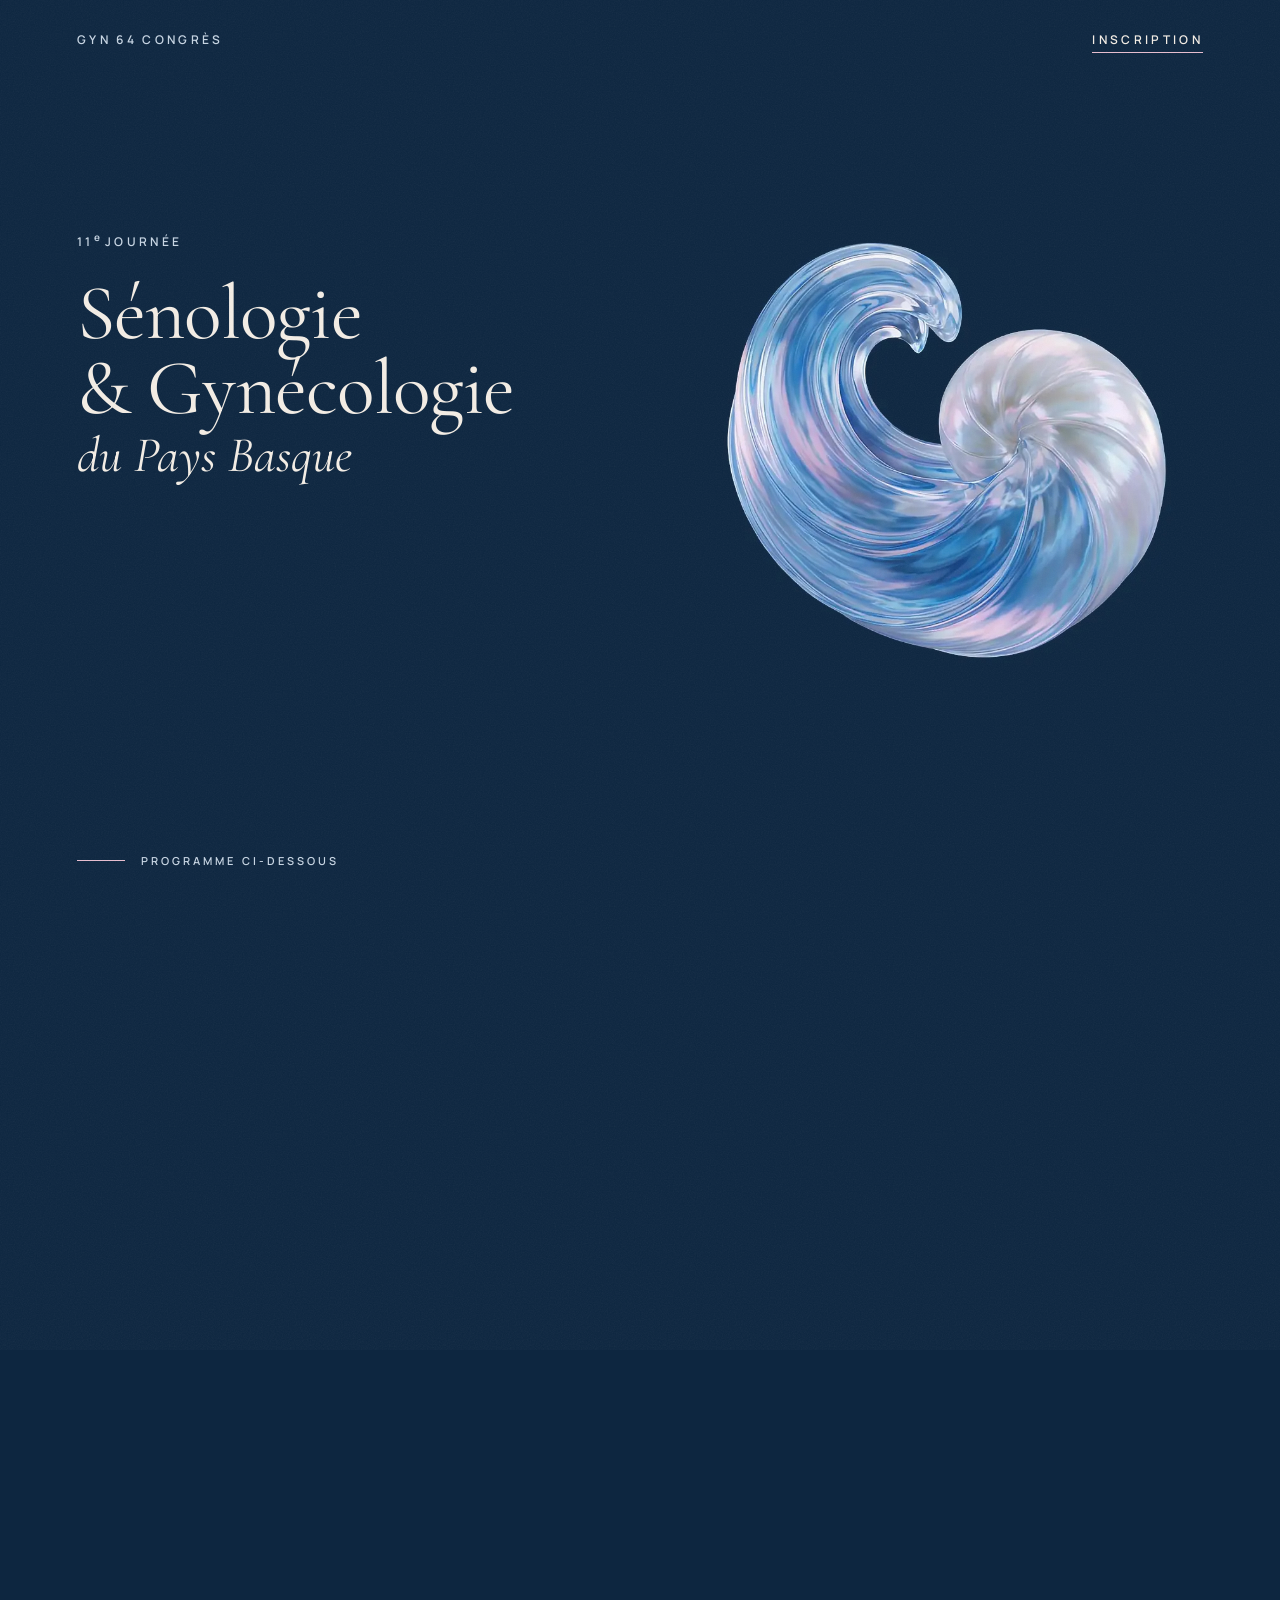
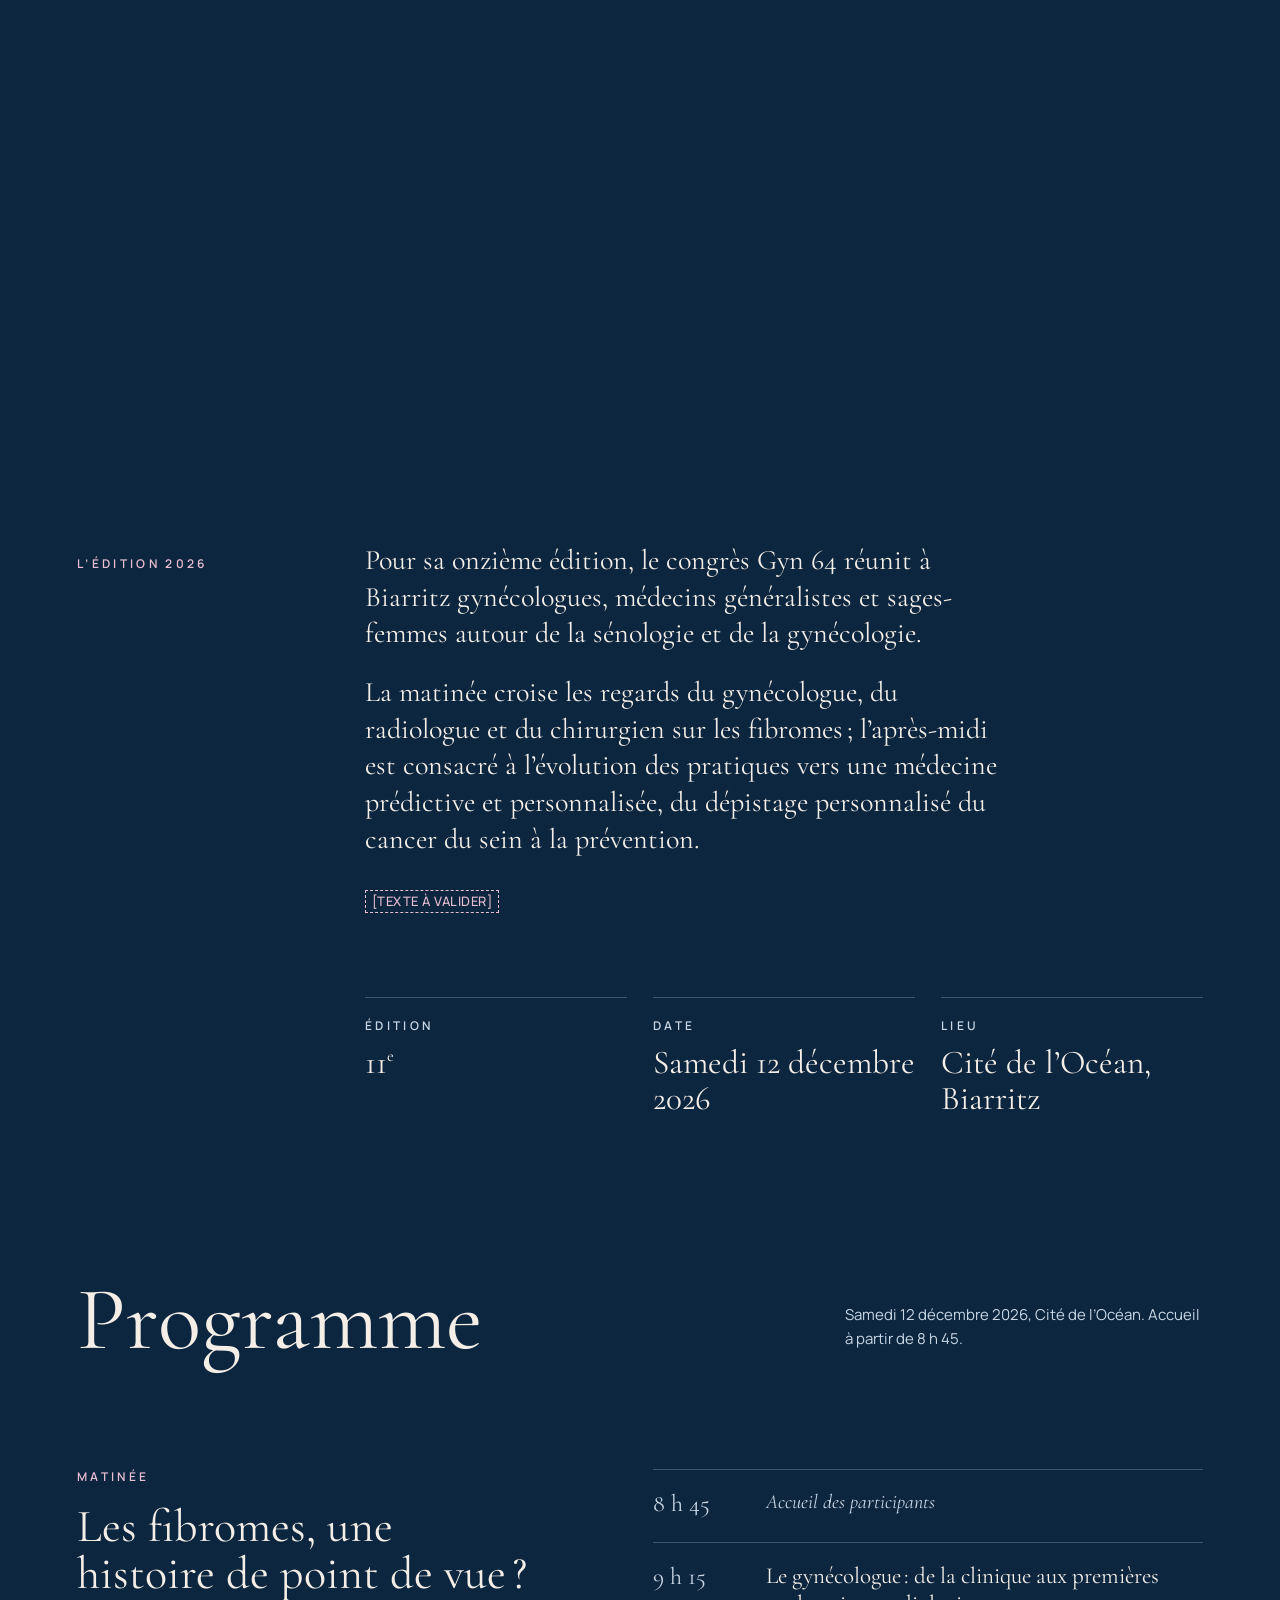
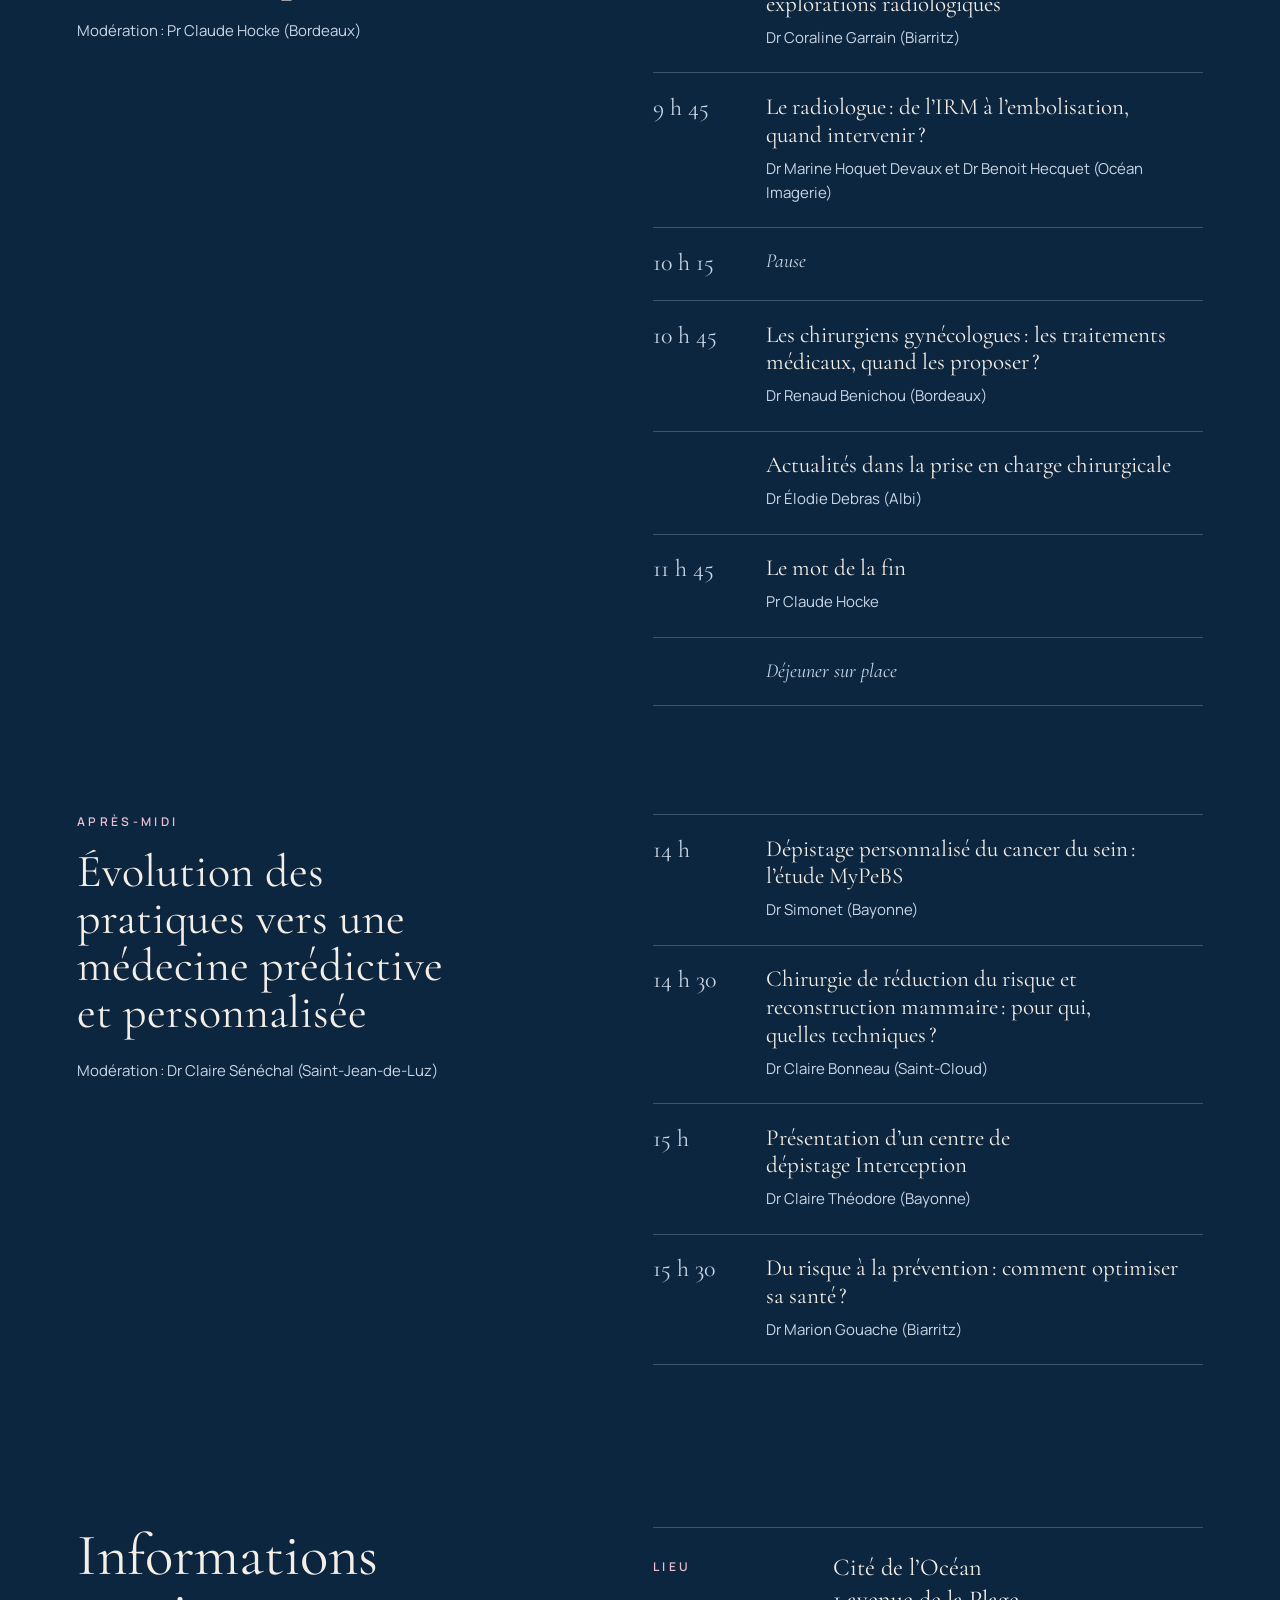
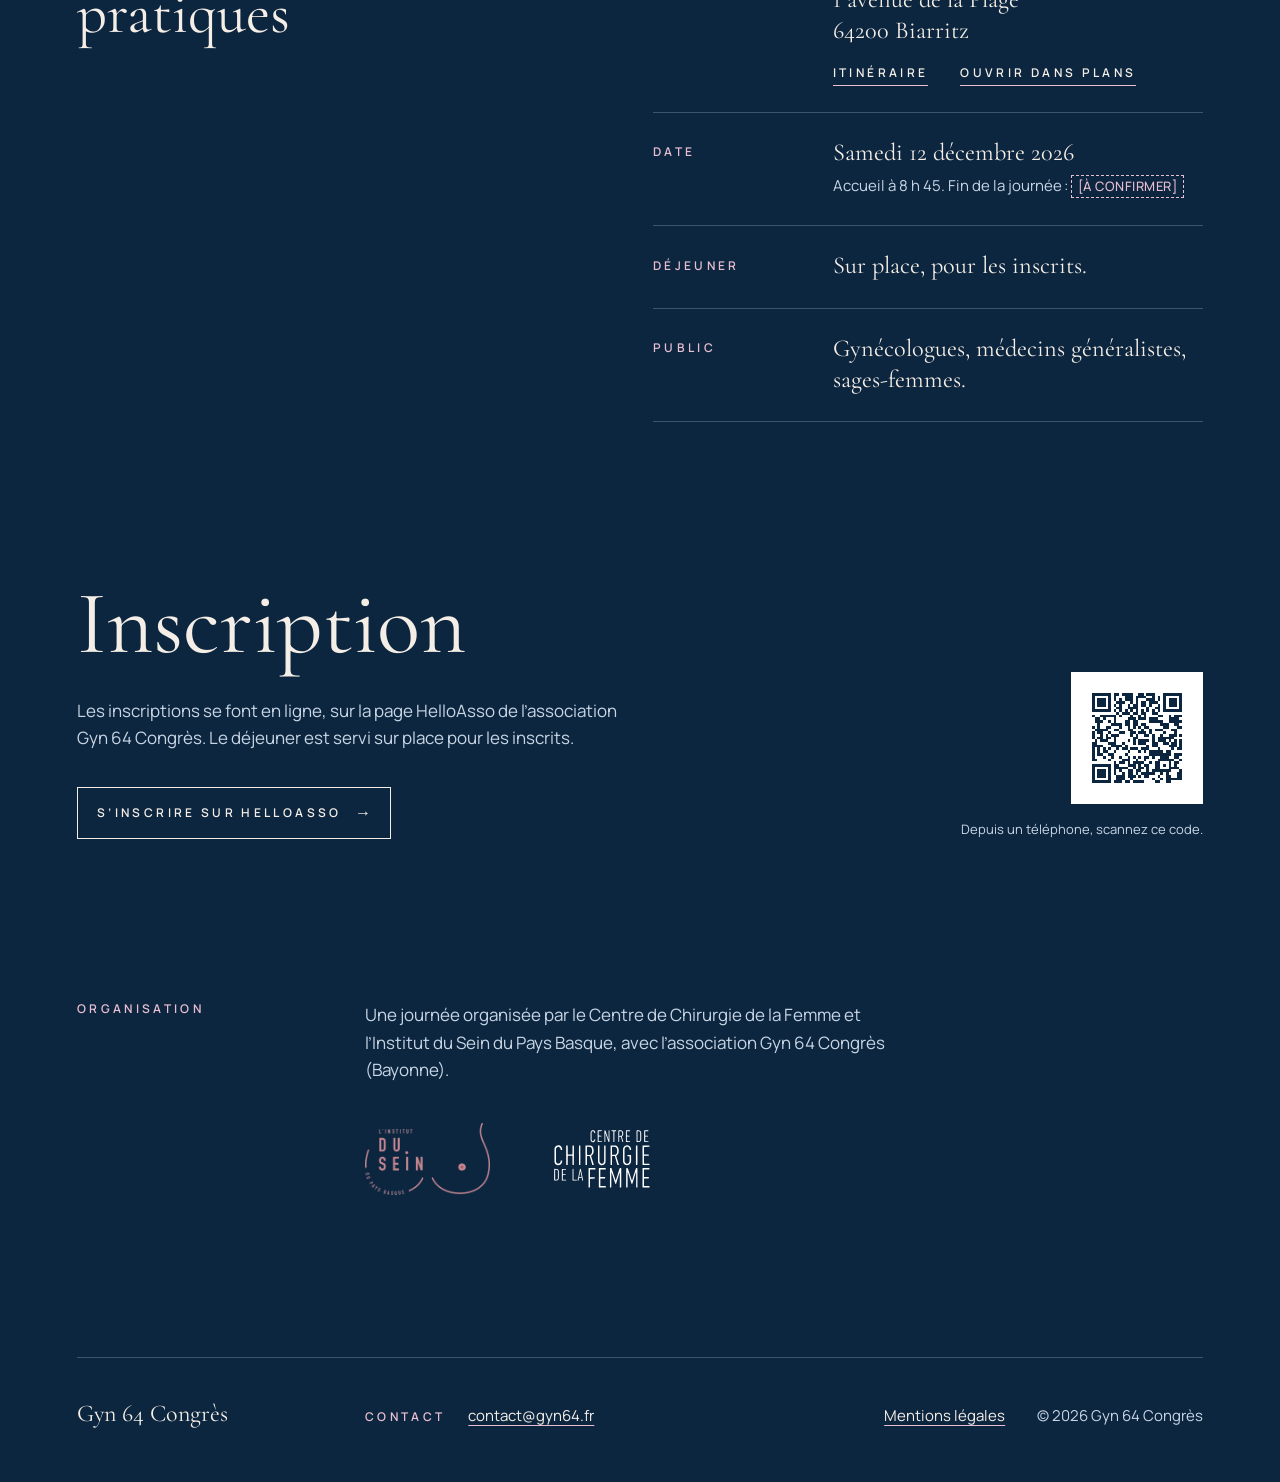
<file: index.html>
<!doctype html>
<html lang="fr">
<head>
  <meta charset="utf-8">
  <meta name="viewport" content="width=device-width, initial-scale=1, viewport-fit=cover">
  <title>Journée Sénologie &amp; Gynécologie Pays Basque 2026 · Biarritz</title>
  <meta name="description" content="Samedi 12&nbsp;décembre 2026, Cité de l’Océan, Biarritz&#8239;: fibromes, dépistage personnalisé du cancer du sein, médecine prédictive. Inscription sur HelloAsso.">
  <link rel="canonical" href="https://gyn64.fr/">
  <meta name="robots" content="index,follow">
  <meta name="theme-color" content="#0D2640">
  <meta name="color-scheme" content="dark">

  <meta property="og:type" content="website">
  <meta property="og:locale" content="fr_FR">
  <meta property="og:site_name" content="Gyn 64 Congrès">
  <meta property="og:url" content="https://gyn64.fr/">
  <meta property="og:title" content="11e Journée de Sénologie &amp; de Gynécologie du Pays Basque">
  <meta property="og:description" content="Samedi 12&nbsp;décembre 2026, Cité de l’Océan, Biarritz. Fibromes, dépistage personnalisé du cancer du sein, médecine prédictive et personnalisée.">
  <meta property="og:image" content="https://gyn64.fr/img/partage-og.jpg">
  <meta property="og:image:width" content="1200">
  <meta property="og:image:height" content="630">
  <meta property="og:image:alt" content="Sculpture de verre et de nacre, vague enroulée en nautile, sur fond bleu nuit. 11e Journée de Sénologie &amp; Gynécologie du Pays Basque, samedi 12&nbsp;décembre 2026, Biarritz.">
  <meta name="twitter:card" content="summary_large_image">
  <meta name="twitter:title" content="11e Journée de Sénologie &amp; de Gynécologie du Pays Basque">
  <meta name="twitter:description" content="Samedi 12&nbsp;décembre 2026, Cité de l’Océan, Biarritz. Fibromes, dépistage personnalisé du cancer du sein, médecine prédictive et personnalisée.">
  <meta name="twitter:image" content="https://gyn64.fr/img/partage-og.jpg">

  <link rel="icon" href="favicon.svg" type="image/svg+xml">
  <link rel="icon" href="favicon-32.png" sizes="32x32" type="image/png">
  <link rel="apple-touch-icon" href="apple-touch-icon.png">
  <link rel="manifest" href="site.webmanifest">

  <link rel="preload" as="image" href="seq/mobile/0001.webp?v=df130a5c" media="(max-width: 899px) and (orientation: portrait)" fetchpriority="high">
  <link rel="preload" as="image" href="seq/desktop/0001.webp?v=df130a5c" media="(min-width: 900px), (orientation: landscape)" fetchpriority="high">
  <link rel="preload" as="font" type="font/woff2" href="fonts/cormorant-garamond-400-normal.woff2" crossorigin>
  <link rel="preload" as="font" type="font/woff2" href="fonts/manrope-600-normal.woff2" crossorigin>
  <link rel="stylesheet" href="css/site.css">
  <script src="js/sequence.js" defer></script>
  <!-- Statistiques : si besoin plus tard, Plausible (sans cookie) se place ici :
  <script defer data-domain="gyn64.fr" src="https://plausible.io/js/script.js"></script> -->

  <script type="application/ld+json">
  {
    "@context": "https://schema.org",
    "@graph": [
      {
        "@type": "Event",
        "@id": "https://gyn64.fr/#evenement",
        "name": "11e Journée de Sénologie & de Gynécologie du Pays Basque",
        "description": "Journée de sénologie et de gynécologie à Biarritz. Matinée : les fibromes, une histoire de point de vue ? Après-midi : évolution des pratiques vers une médecine prédictive et personnalisée, dont le dépistage personnalisé du cancer du sein. Pour gynécologues, médecins généralistes et sages-femmes.",
        "url": "https://gyn64.fr/",
        "startDate": "2026-12-12T08:45:00+01:00",
        "endDate": "2026-12-12T16:00:00+01:00",
        "eventStatus": "https://schema.org/EventScheduled",
        "eventAttendanceMode": "https://schema.org/OfflineEventAttendanceMode",
        "inLanguage": "fr",
        "location": {
          "@type": "Place",
          "name": "Cité de l’Océan",
          "address": {
            "@type": "PostalAddress",
            "streetAddress": "1 avenue de la Plage",
            "postalCode": "64200",
            "addressLocality": "Biarritz",
            "addressRegion": "Nouvelle-Aquitaine",
            "addressCountry": "FR"
          },
          "geo": {
            "@type": "GeoCoordinates",
            "latitude": 43.46309,
            "longitude": -1.57078
          }
        },
        "image": [
          "https://gyn64.fr/img/partage-1x1.jpg",
          "https://gyn64.fr/img/partage-4x3.jpg",
          "https://gyn64.fr/img/partage-16x9.jpg"
        ],
        "organizer": {
          "@id": "https://gyn64.fr/#association"
        },
        "performer": [
          {
            "@type": "Person",
            "honorificPrefix": "Pr",
            "name": "Claude Hocke",
            "workLocation": {
              "@type": "Place",
              "address": {
                "@type": "PostalAddress",
                "addressLocality": "Bordeaux",
                "addressCountry": "FR"
              }
            }
          },
          {
            "@type": "Person",
            "honorificPrefix": "Dr",
            "name": "Coraline Garrain",
            "workLocation": {
              "@type": "Place",
              "address": {
                "@type": "PostalAddress",
                "addressLocality": "Biarritz",
                "addressCountry": "FR"
              }
            }
          },
          {
            "@type": "Person",
            "honorificPrefix": "Dr",
            "name": "Marine Hoquet Devaux",
            "affiliation": {
              "@type": "MedicalOrganization",
              "name": "Océan Imagerie"
            }
          },
          {
            "@type": "Person",
            "honorificPrefix": "Dr",
            "name": "Benoit Hecquet",
            "affiliation": {
              "@type": "MedicalOrganization",
              "name": "Océan Imagerie"
            }
          },
          {
            "@type": "Person",
            "honorificPrefix": "Dr",
            "name": "Renaud Benichou",
            "workLocation": {
              "@type": "Place",
              "address": {
                "@type": "PostalAddress",
                "addressLocality": "Bordeaux",
                "addressCountry": "FR"
              }
            }
          },
          {
            "@type": "Person",
            "honorificPrefix": "Dr",
            "name": "Élodie Debras",
            "workLocation": {
              "@type": "Place",
              "address": {
                "@type": "PostalAddress",
                "addressLocality": "Albi",
                "addressCountry": "FR"
              }
            }
          },
          {
            "@type": "Person",
            "honorificPrefix": "Dr",
            "name": "Claire Sénéchal",
            "workLocation": {
              "@type": "Place",
              "address": {
                "@type": "PostalAddress",
                "addressLocality": "Saint-Jean-de-Luz",
                "addressCountry": "FR"
              }
            }
          },
          {
            "@type": "Person",
            "honorificPrefix": "Dr",
            "name": "Simonet",
            "workLocation": {
              "@type": "Place",
              "address": {
                "@type": "PostalAddress",
                "addressLocality": "Bayonne",
                "addressCountry": "FR"
              }
            }
          },
          {
            "@type": "Person",
            "honorificPrefix": "Dr",
            "name": "Claire Bonneau",
            "workLocation": {
              "@type": "Place",
              "address": {
                "@type": "PostalAddress",
                "addressLocality": "Saint-Cloud",
                "addressCountry": "FR"
              }
            }
          },
          {
            "@type": "Person",
            "honorificPrefix": "Dr",
            "name": "Claire Théodore",
            "workLocation": {
              "@type": "Place",
              "address": {
                "@type": "PostalAddress",
                "addressLocality": "Bayonne",
                "addressCountry": "FR"
              }
            }
          },
          {
            "@type": "Person",
            "honorificPrefix": "Dr",
            "name": "Marion Gouache",
            "workLocation": {
              "@type": "Place",
              "address": {
                "@type": "PostalAddress",
                "addressLocality": "Biarritz",
                "addressCountry": "FR"
              }
            }
          }
        ],
        "audience": {
          "@type": "MedicalAudience",
          "audienceType": "Gynécologues, médecins généralistes, sages-femmes"
        },
        "offers": {
          "@type": "Offer",
          "url": "https://www.helloasso.com/associations/gyn-64-congres",
          "availability": "https://schema.org/InStock"
        }
      },
      {
        "@type": "Organization",
        "@id": "https://gyn64.fr/#association",
        "name": "Gyn 64 Congrès",
        "url": "https://gyn64.fr/",
        "logo": "https://gyn64.fr/icon-512.png",
        "email": "contact@gyn64.fr",
        "address": {
          "@type": "PostalAddress",
          "addressLocality": "Bayonne",
          "postalCode": "64100",
          "addressCountry": "FR"
        },
        "sameAs": [
          "https://www.helloasso.com/associations/gyn-64-congres"
        ]
      }
    ]
  }
  </script>
</head>
<body>

<a class="evitement" href="#edition">Aller au contenu</a>
<div class="grain" aria-hidden="true"></div>

<main>

  <!-- 1. Ouverture ----------------------------------------------------- -->
  <section class="ouverture" aria-labelledby="titre-principal"
           data-seq-desktop="145" data-seq-mobile="73" data-seq-version="df130a5c">
    <div class="ouverture__scene">

      <div class="ouverture__cadre" aria-hidden="true">
        <picture>
          <source media="(max-width: 899px) and (orientation: portrait)" srcset="seq/mobile/0001.webp?v=df130a5c" width="900" height="1588">
          <img src="seq/desktop/0001.webp?v=df130a5c" width="1600" height="906" alt="" fetchpriority="high">
        </picture>
        <noscript>
          <div class="ouverture__repli">
            <video class="ouverture__video ouverture__video--desktop" src="video/desktop.mp4?v=df130a5c" poster="seq/desktop/0001.webp?v=df130a5c" autoplay muted loop playsinline></video>
            <video class="ouverture__video ouverture__video--mobile" src="video/mobile.mp4?v=df130a5c" poster="seq/mobile/0001.webp?v=df130a5c" autoplay muted loop playsinline></video>
          </div>
        </noscript>
      </div>

      <header class="entete grille">
        <span class="entete__nom label">Gyn&nbsp;64 Congrès</span>
        <a class="entete__lien label" href="#inscription">Inscription</a>
      </header>

      <div class="ouverture__contenu grille">
        <div class="ouverture__titres">
          <h1 id="titre-principal">
            <span class="ouverture__edition label ouverture__pas ouverture__pas--1">11<sup>e</sup>&nbsp;Journée</span>
            <span class="ouverture__titre ouverture__pas ouverture__pas--2"><span class="visuellement-masque">de </span>Sénologie <span class="ouverture__retour">&amp;&nbsp;<span class="visuellement-masque">de </span>Gynécologie</span>
              <span class="ouverture__lieu-titre">du Pays Basque</span></span>
          </h1>

          <div class="ouverture__infos ouverture__pas ouverture__pas--3">
            <p class="ouverture__date"><time datetime="2026-12-12">Samedi 12&nbsp;décembre 2026</time></p>
            <p class="ouverture__lieu label">Cité de l’Océan · Biarritz</p>
            <p class="ouverture__action">
              <a class="bouton" href="https://www.helloasso.com/associations/gyn-64-congres">S’inscrire sur HelloAsso <span class="bouton__fleche" aria-hidden="true">→</span></a>
            </p>
          </div>
        </div>
      </div>

      <div class="ouverture__pied grille">
        <p class="ouverture__indice label" aria-hidden="true">Programme ci-dessous</p>
      </div>

    </div>
  </section>

  <!-- 2. L’édition 2026 ------------------------------------------------ -->
  <section class="edition grille" id="edition" aria-labelledby="titre-edition">
    <h2 class="edition__label label" id="titre-edition">L’édition 2026</h2>
    <div class="edition__texte">
      <p>Pour sa onzième édition, le congrès Gyn&nbsp;64 réunit à Biarritz gynécologues, médecins généralistes et sages-femmes autour de la sénologie et de la gynécologie.</p>
      <p>La matinée croise les regards du gynécologue, du radiologue et du chirurgien sur les fibromes&#8239;; l’après-midi est consacré à l’évolution des pratiques vers une médecine prédictive et personnalisée, du dépistage personnalisé du cancer du sein à la prévention.</p>
      <p><span class="a-completer">[TEXTE À VALIDER]</span></p>
    </div>
    <dl class="edition__reperes">
      <div class="edition__repere">
        <dt class="label">Édition</dt>
        <dd>11<sup>e</sup></dd>
      </div>
      <div class="edition__repere">
        <dt class="label">Date</dt>
        <dd>Samedi 12&nbsp;décembre 2026</dd>
      </div>
      <div class="edition__repere">
        <dt class="label">Lieu</dt>
        <dd>Cité de l’Océan, Biarritz</dd>
      </div>
    </dl>
  </section>

  <!-- 3. Programme ----------------------------------------------------- -->
  <section class="programme" id="programme" aria-labelledby="titre-programme">

    <div class="programme__entete grille">
      <h2 class="programme__titre" id="titre-programme">Programme</h2>
      <p class="programme__horaires">Samedi 12&nbsp;décembre 2026, Cité de l’Océan. Accueil à partir de 8&nbsp;h&nbsp;45.</p>
    </div>

    <article class="session grille" aria-labelledby="titre-matinee">
      <header class="session__entete">
        <p class="session__moment label">Matinée</p>
        <h3 class="session__titre" id="titre-matinee">Les fibromes, une histoire de point de vue&#8239;?</h3>
        <p class="session__moderation">Modération&#8239;: Pr&nbsp;Claude Hocke (Bordeaux)</p>
      </header>
      <ol class="session__creneaux">
          <li class="creneau creneau--pause">
            <p class="creneau__heure"><time datetime="08:45">8&nbsp;h&nbsp;45</time></p>
            <div class="creneau__corps">
              <p class="creneau__titre">Accueil des participants</p>
            </div>
          </li>
          <li class="creneau">
            <p class="creneau__heure"><time datetime="09:15">9&nbsp;h&nbsp;15</time></p>
            <div class="creneau__corps">
              <h4 class="creneau__titre">Le gynécologue&#8239;: de la clinique aux premières explorations radiologiques</h4>
              <p class="creneau__intervenant">Dr&nbsp;Coraline Garrain (Biarritz)</p>
            </div>
          </li>
          <li class="creneau">
            <p class="creneau__heure"><time datetime="09:45">9&nbsp;h&nbsp;45</time></p>
            <div class="creneau__corps">
              <h4 class="creneau__titre">Le radiologue&#8239;: de l’IRM à l’embolisation, quand intervenir&#8239;?</h4>
              <p class="creneau__intervenant">Dr&nbsp;Marine Hoquet Devaux et Dr&nbsp;Benoit Hecquet (Océan Imagerie)</p>
            </div>
          </li>
          <li class="creneau creneau--pause">
            <p class="creneau__heure"><time datetime="10:15">10&nbsp;h&nbsp;15</time></p>
            <div class="creneau__corps">
              <p class="creneau__titre">Pause</p>
            </div>
          </li>
          <li class="creneau">
            <p class="creneau__heure"><time datetime="10:45">10&nbsp;h&nbsp;45</time></p>
            <div class="creneau__corps">
              <h4 class="creneau__titre">Les chirurgiens gynécologues&#8239;: les traitements médicaux, quand les proposer&#8239;?</h4>
              <p class="creneau__intervenant">Dr&nbsp;Renaud Benichou (Bordeaux)</p>
            </div>
          </li>
          <li class="creneau">
            <p class="creneau__heure"></p>
            <div class="creneau__corps">
              <h4 class="creneau__titre">Actualités dans la prise en charge chirurgicale</h4>
              <p class="creneau__intervenant">Dr&nbsp;Élodie Debras (Albi)</p>
            </div>
          </li>
          <li class="creneau">
            <p class="creneau__heure"><time datetime="11:45">11&nbsp;h&nbsp;45</time></p>
            <div class="creneau__corps">
              <h4 class="creneau__titre">Le mot de la fin</h4>
              <p class="creneau__intervenant">Pr&nbsp;Claude Hocke</p>
            </div>
          </li>
          <li class="creneau creneau--pause">
            <p class="creneau__heure"></p>
            <div class="creneau__corps">
              <p class="creneau__titre">Déjeuner sur place</p>
            </div>
          </li>
      </ol>
    </article>

    <article class="session grille" aria-labelledby="titre-apres-midi">
      <header class="session__entete">
        <p class="session__moment label">Après-midi</p>
        <h3 class="session__titre" id="titre-apres-midi">Évolution des pratiques vers une médecine prédictive et personnalisée</h3>
        <p class="session__moderation">Modération&#8239;: Dr&nbsp;Claire Sénéchal (<span class="insecable">Saint-Jean-de-Luz</span>)</p>
      </header>
      <ol class="session__creneaux">
          <li class="creneau">
            <p class="creneau__heure"><time datetime="14:00">14&nbsp;h</time></p>
            <div class="creneau__corps">
              <h4 class="creneau__titre">Dépistage personnalisé du cancer du sein&#8239;: l’étude MyPeBS</h4>
              <p class="creneau__intervenant">Dr&nbsp;Simonet (Bayonne)</p>
            </div>
          </li>
          <li class="creneau">
            <p class="creneau__heure"><time datetime="14:30">14&nbsp;h&nbsp;30</time></p>
            <div class="creneau__corps">
              <h4 class="creneau__titre">Chirurgie de réduction du risque et reconstruction mammaire&#8239;: pour qui, quelles techniques&#8239;?</h4>
              <p class="creneau__intervenant">Dr&nbsp;Claire Bonneau (<span class="insecable">Saint-Cloud</span>)</p>
            </div>
          </li>
          <li class="creneau">
            <p class="creneau__heure"><time datetime="15:00">15&nbsp;h</time></p>
            <div class="creneau__corps">
              <h4 class="creneau__titre">Présentation d’un centre de dépistage Interception</h4>
              <p class="creneau__intervenant">Dr&nbsp;Claire Théodore (Bayonne)</p>
            </div>
          </li>
          <li class="creneau">
            <p class="creneau__heure"><time datetime="15:30">15&nbsp;h&nbsp;30</time></p>
            <div class="creneau__corps">
              <h4 class="creneau__titre">Du risque à la prévention&#8239;: comment optimiser sa santé&#8239;?</h4>
              <p class="creneau__intervenant">Dr&nbsp;Marion Gouache (Biarritz)</p>
            </div>
          </li>
      </ol>
    </article>

  </section>

  <!-- 4. Informations pratiques --------------------------------------- -->
  <section class="pratique grille" id="infos" aria-labelledby="titre-pratique">
    <h2 class="pratique__titre" id="titre-pratique">Informations pratiques</h2>

    <dl class="pratique__liste">
      <div class="pratique__ligne">
        <dt class="label">Lieu</dt>
        <dd>
          <address class="pratique__adresse">Cité de l’Océan<br>1&nbsp;avenue de la Plage<br>64200&nbsp;Biarritz</address>
          <p class="pratique__liens">
            <a href="https://www.openstreetmap.org/directions?to=43.46309%2C-1.57078#map=16/43.46309/-1.57078">Itinéraire<span class="visuellement-masque"> sur OpenStreetMap</span></a>
            <a href="https://maps.apple.com/?q=Cit%C3%A9%20de%20l%E2%80%99Oc%C3%A9an&amp;address=1%20avenue%20de%20la%20Plage%2C%2064200%20Biarritz&amp;ll=43.46309,-1.57078">Ouvrir dans Plans</a>
          </p>
        </dd>
      </div>
      <div class="pratique__ligne">
        <dt class="label">Date</dt>
        <dd>Samedi 12&nbsp;décembre 2026<br><span class="pratique__secondaire">Accueil à 8&nbsp;h&nbsp;45. Fin de la journée&#8239;: <span class="a-completer">[À CONFIRMER]</span></span></dd>
      </div>
      <div class="pratique__ligne">
        <dt class="label">Déjeuner</dt>
        <dd>Sur place, pour les inscrits.</dd>
      </div>
      <div class="pratique__ligne">
        <dt class="label">Public</dt>
        <dd>Gynécologues, médecins généralistes, sages-femmes.</dd>
      </div>
    </dl>
  </section>

  <!-- 5. Inscription --------------------------------------------------- -->
  <section class="inscription grille" id="inscription" aria-labelledby="titre-inscription">
    <div class="inscription__corps">
      <h2 class="inscription__titre" id="titre-inscription">Inscription</h2>
      <p class="inscription__texte">Les inscriptions se font en ligne, sur la page HelloAsso de l’association Gyn&nbsp;64 Congrès. Le déjeuner est servi sur place pour les inscrits.</p>
      <p class="inscription__action">
        <a class="bouton" href="https://www.helloasso.com/associations/gyn-64-congres">S’inscrire sur HelloAsso <span class="bouton__fleche" aria-hidden="true">→</span></a>
      </p>
    </div>
    <figure class="inscription__qr">
      <img src="img/qr-helloasso.png?v=1" width="160" height="160" loading="lazy" alt="QR code menant à la page d’inscription HelloAsso de Gyn 64 Congrès">
      <figcaption>Depuis un téléphone, scannez ce code.</figcaption>
    </figure>
  </section>

  <!-- 6. Organisateurs ------------------------------------------------- -->
  <section class="organisation grille" aria-labelledby="titre-organisation">
    <h2 class="organisation__label label" id="titre-organisation">Organisation</h2>
    <p class="organisation__texte">Une journée organisée par le Centre de Chirurgie de la Femme et l’Institut du Sein du Pays Basque, avec l’association Gyn&nbsp;64 Congrès (Bayonne).</p>
    <ul class="organisation__logos">
      <li><img src="img/logo-ispb.webp?v=1" width="560" height="322" loading="lazy" alt="L’Institut du Sein du Pays Basque"></li>
      <li><img src="img/logo-ccf.svg?v=1" width="1952" height="1184" loading="lazy" alt="Centre de Chirurgie de la Femme"></li>
    </ul>

    <!-- Partenaires : retirer « hidden » et ajouter les logos quand la liste sera connue -->
    <div class="organisation__partenaires" hidden>
      <h3 class="label">Partenaires</h3>
      <ul class="organisation__logos"></ul>
    </div>
  </section>

</main>

<!-- 7. Pied de page ---------------------------------------------------- -->
<footer class="pied grille">
  <p class="pied__nom">Gyn&nbsp;64 Congrès</p>
  <p class="pied__contact"><span class="label">Contact</span> <a href="mailto:contact@gyn64.fr">contact@gyn64.fr</a></p>
  <p class="pied__legal"><a href="mentions-legales.html">Mentions légales</a> <span>© 2026 Gyn&nbsp;64 Congrès</span></p>
</footer>

</body>
</html>
</file>
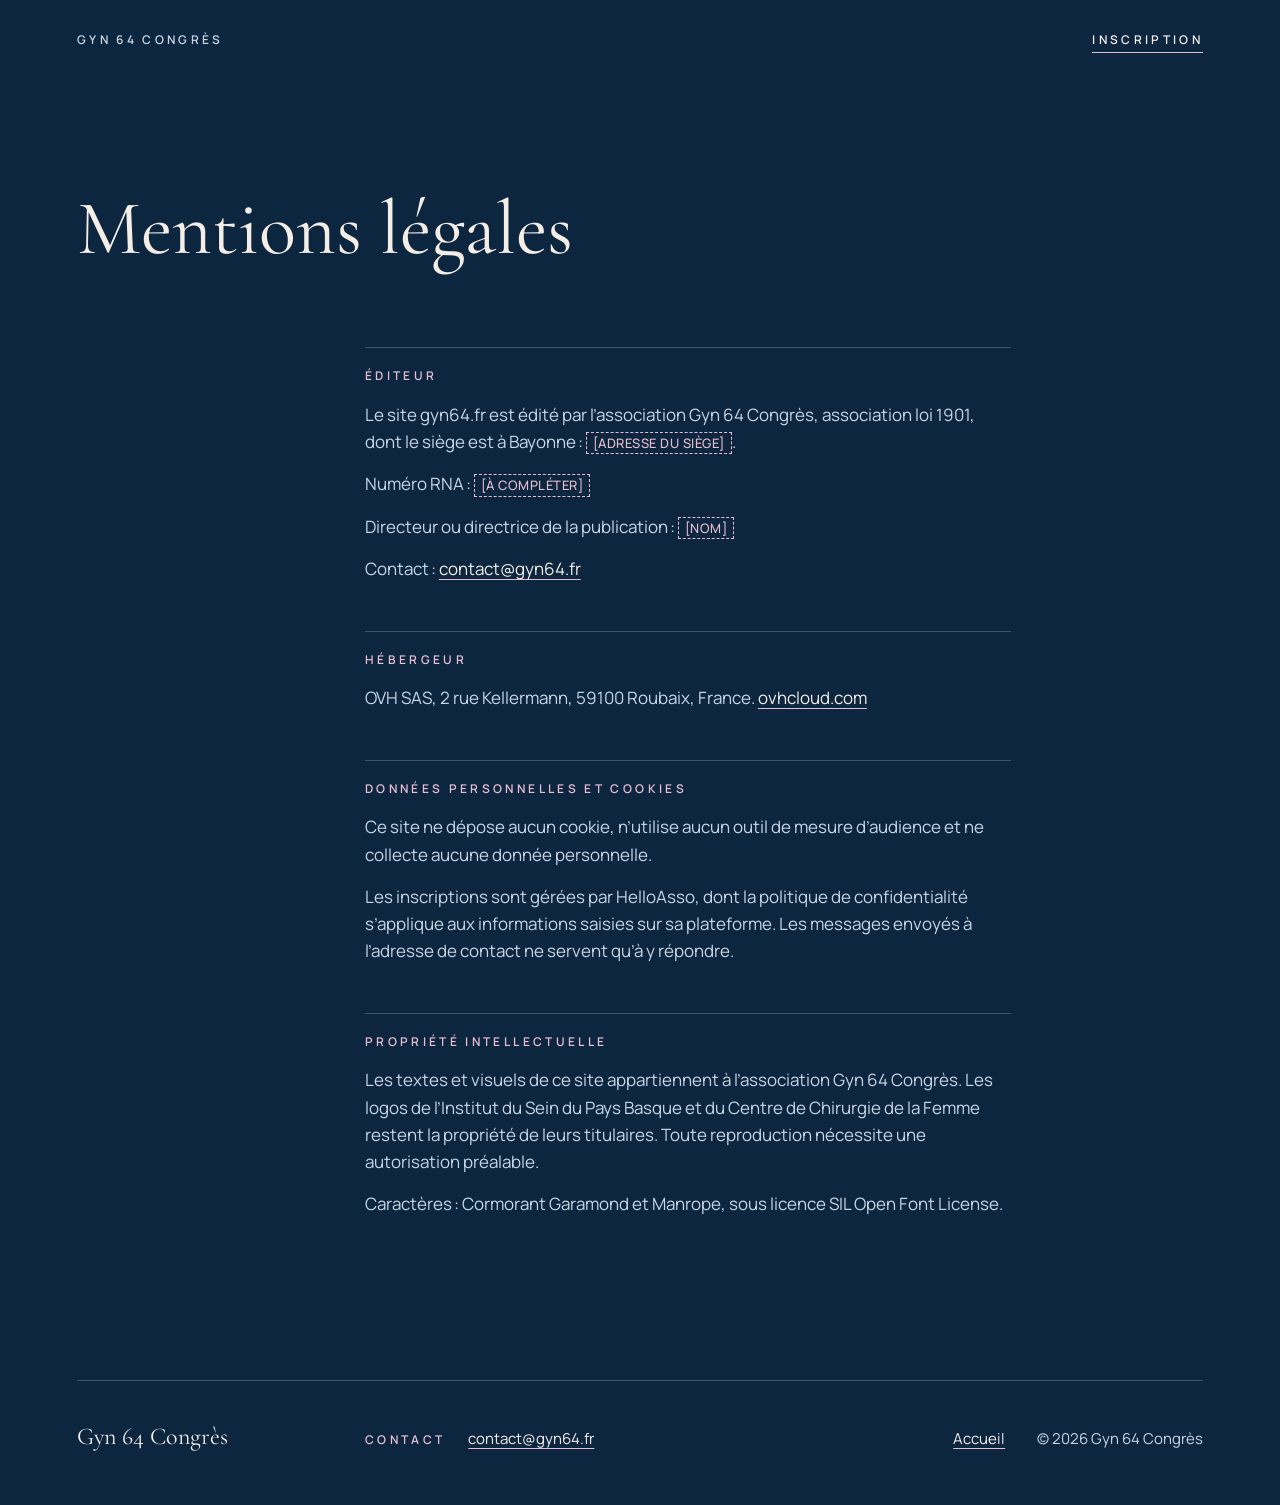
<file: mentions-legales.html>
<!doctype html>
<html lang="fr">
<head>
  <meta charset="utf-8">
  <meta name="viewport" content="width=device-width, initial-scale=1, viewport-fit=cover">
  <title>Mentions légales · Gyn 64 Congrès</title>
  <meta name="description" content="Mentions légales du site gyn64.fr, édité par l’association Gyn 64 Congrès (Bayonne).">
  <link rel="canonical" href="https://gyn64.fr/mentions-legales.html">
  <meta name="robots" content="index,follow">
  <meta name="theme-color" content="#0D2640">
  <meta name="color-scheme" content="dark">
  <link rel="icon" href="favicon.svg" type="image/svg+xml">
  <link rel="icon" href="favicon-32.png" sizes="32x32" type="image/png">
  <link rel="apple-touch-icon" href="apple-touch-icon.png">
  <link rel="stylesheet" href="css/site.css">
</head>
<body class="page">

<header class="entete grille">
  <a class="entete__nom label" href="./">Gyn&nbsp;64 Congrès</a>
  <a class="entete__lien label" href="./#inscription">Inscription</a>
</header>

<main class="page__corps grille">
  <h1 class="page__titre">Mentions légales</h1>

  <div class="page__texte">
    <h2 class="label">Éditeur</h2>
    <p>Le site gyn64.fr est édité par l’association Gyn&nbsp;64 Congrès, association loi 1901, dont le siège est à Bayonne&#8239;: <span class="a-completer">[ADRESSE DU SIÈGE]</span>.</p>
    <p>Numéro RNA&#8239;: <span class="a-completer">[À COMPLÉTER]</span></p>
    <p>Directeur ou directrice de la publication&#8239;: <span class="a-completer">[NOM]</span></p>
    <p>Contact&#8239;: <a href="mailto:contact@gyn64.fr">contact@gyn64.fr</a></p>

    <h2 class="label">Hébergeur</h2>
    <p>OVH&nbsp;SAS, 2&nbsp;rue Kellermann, 59100&nbsp;Roubaix, France. <a href="https://www.ovhcloud.com/fr/">ovhcloud.com</a></p>

    <h2 class="label">Données personnelles et cookies</h2>
    <p>Ce site ne dépose aucun cookie, n’utilise aucun outil de mesure d’audience et ne collecte aucune donnée personnelle.</p>
    <p>Les inscriptions sont gérées par HelloAsso, dont la politique de confidentialité s’applique aux informations saisies sur sa plateforme. Les messages envoyés à l’adresse de contact ne servent qu’à y répondre.</p>

    <h2 class="label">Propriété intellectuelle</h2>
    <p>Les textes et visuels de ce site appartiennent à l’association Gyn&nbsp;64 Congrès. Les logos de l’Institut du Sein du Pays Basque et du Centre de Chirurgie de la Femme restent la propriété de leurs titulaires. Toute reproduction nécessite une autorisation préalable.</p>
    <p>Caractères&#8239;: Cormorant Garamond et Manrope, sous licence SIL Open Font License.</p>
  </div>
</main>

<footer class="pied grille">
  <p class="pied__nom">Gyn&nbsp;64 Congrès</p>
  <p class="pied__contact"><span class="label">Contact</span> <a href="mailto:contact@gyn64.fr">contact@gyn64.fr</a></p>
  <p class="pied__legal"><a href="./">Accueil</a> <span>© 2026 Gyn&nbsp;64 Congrès</span></p>
</footer>

</body>
</html>
</file>
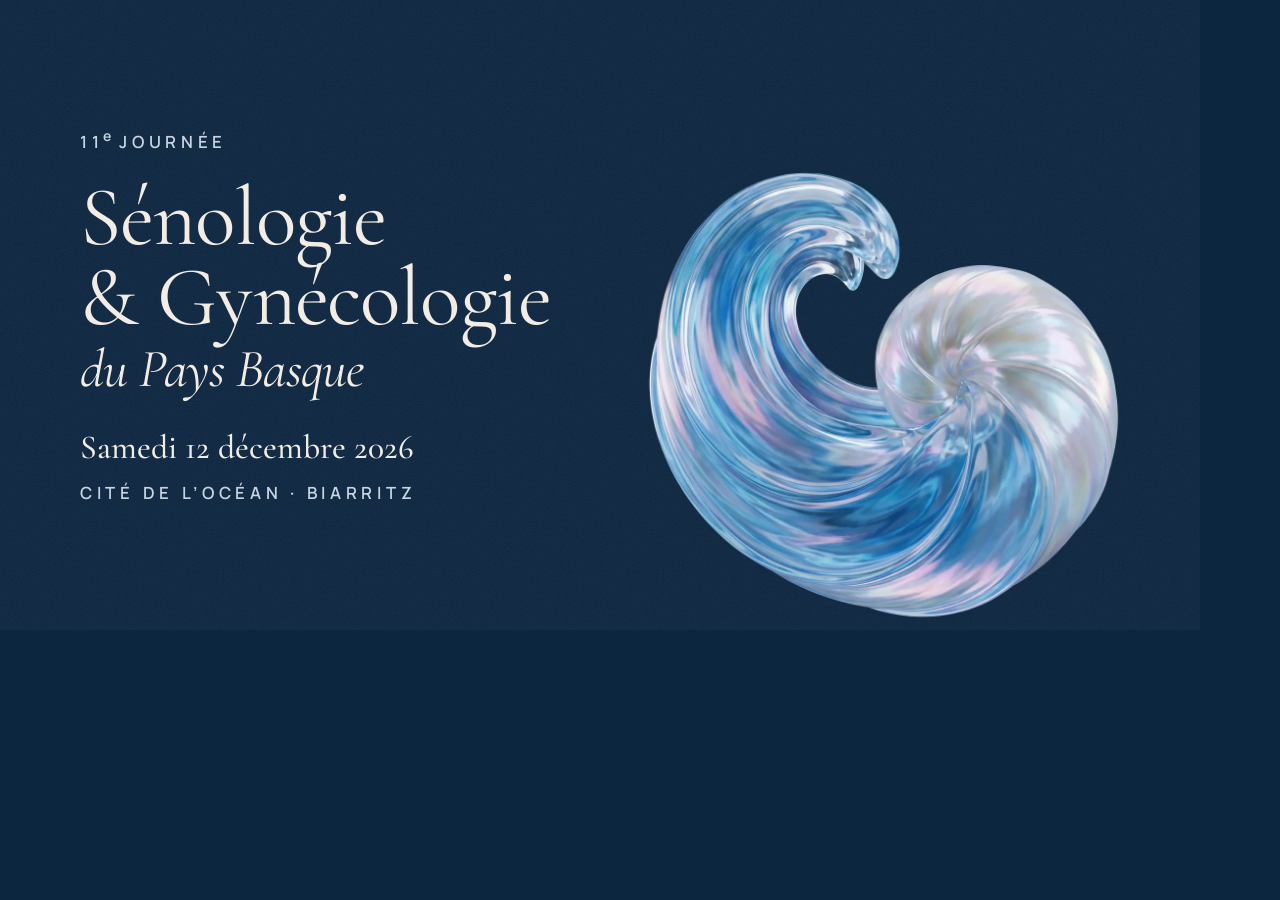
<file: tools/partage.html>
<!doctype html>
<html lang="fr">
<head>
<meta charset="utf-8">
<title>Gabarit des images de partage</title>
<!-- Rendu par tools/build-partage.mjs : partage.html?f=og|1x1|4x3|16x9 -->
<link rel="stylesheet" href="../css/site.css">
<style>
  html, body { margin: 0; width: var(--l); height: var(--h); overflow: hidden; background: var(--nuit); }
  .affiche { position: relative; width: var(--l); height: var(--h); isolation: isolate; }
  .affiche__visuel { position: absolute; z-index: 0; }
  .affiche__textes { position: absolute; z-index: 1; }
  .affiche__edition { display: block; color: var(--glacier); font-size: calc(var(--t) * .2); margin-bottom: calc(var(--t) * .28); }
  .affiche__titre { font: 400 var(--t)/.96 var(--serif); letter-spacing: -.01em; }
  .affiche__titre em { display: block; font-size: .64em; margin-top: .1em; }
  .affiche__date { margin-top: calc(var(--t) * .42); font: 500 calc(var(--t) * .4)/1.1 var(--serif); font-variant-numeric: oldstyle-nums; }
  .affiche__lieu { display: block; margin-top: calc(var(--t) * .16); color: var(--glacier); font-size: calc(var(--t) * .2); }
  .affiche__filet { width: calc(var(--t) * 1.1); height: 2px; background: var(--rose); margin-top: calc(var(--t) * .42); }
  .grain { position: absolute; inset: 0; animation: none; opacity: .07; z-index: 2; }

  /* paysage (og 1200×630, 16:9, 4:3) : titres à gauche, sculpture à droite */
  .paysage .affiche__textes { left: 80px; top: 50%; transform: translateY(-50%); }
  .paysage .affiche__visuel { height: 116%; right: 2%; top: -6%; }
  /* carré : titres en haut, centrés, sculpture dessous, comme l’affiche */
  .carre .affiche__textes { left: 0; right: 0; top: 110px; text-align: center; }
  .carre .affiche__filet { margin-inline: auto; }
  .carre .affiche__visuel { height: 78%; left: 50%; bottom: -8%; transform: translateX(-50%); }
</style>
</head>
<body>
<div class="affiche">
  <img class="affiche__visuel" src="visuel-4x5.webp" alt="">
  <div class="affiche__textes">
    <span class="affiche__edition label">11<sup>e</sup>&nbsp;Journée</span>
    <p class="affiche__titre">Sénologie<br>&amp;&nbsp;Gynécologie<em>du Pays Basque</em></p>
    <p class="affiche__date">Samedi 12&nbsp;décembre 2026</p>
    <span class="affiche__lieu label">Cité de l’Océan · Biarritz</span>
  </div>
  <div class="grain" aria-hidden="true"></div>
</div>
<script>
  const formats = {
    og:   { l: 1200, h: 630,  t: 84,  mode: 'paysage' },
    '16x9': { l: 1200, h: 675, t: 88, mode: 'paysage' },
    '4x3':  { l: 1200, h: 900, t: 104, mode: 'paysage' },
    '1x1':  { l: 1200, h: 1200, t: 104, mode: 'carre' },
  };
  const f = formats[new URLSearchParams(location.search).get('f')] || formats.og;
  const r = document.documentElement.style;
  r.setProperty('--l', f.l + 'px'); r.setProperty('--h', f.h + 'px'); r.setProperty('--t', f.t + 'px');
  document.body.className = f.mode;
</script>
</body>
</html>
</file>
<file: css/site.css>
/* ==========================================================================
   Gyn 64 · Journée de Sénologie & de Gynécologie du Pays Basque
   ========================================================================== */

:root {
  /* Palette de l’affiche : aucune autre couleur */
  --nuit: #0D2640;
  --nacre: #F4EEE6;
  --rose: #E8BED0;
  --glacier: #C8D6E4;
  --filet: rgb(200 214 228 / .26);

  --serif: "Cormorant Garamond", "Cormorant repli", Georgia, serif;
  --sans: "Manrope", "Manrope repli", Arial, sans-serif;

  --largeur: 1440px;
  --marge: clamp(20px, 6vw, 96px);
  --gouttiere: clamp(16px, 2vw, 32px);
  --espace-section: clamp(112px, 18vh, 208px);
  --capitales: .28em;
}

/* --- Polices auto-hébergées ------------------------------------------- */

@font-face {
  font-family: "Cormorant Garamond";
  src: url("../fonts/cormorant-garamond-400-normal.woff2") format("woff2");
  font-weight: 400; font-style: normal; font-display: swap;
}
@font-face {
  font-family: "Cormorant Garamond";
  src: url("../fonts/cormorant-garamond-400-italic.woff2") format("woff2");
  font-weight: 400; font-style: italic; font-display: swap;
}
@font-face {
  font-family: "Cormorant Garamond";
  src: url("../fonts/cormorant-garamond-500-normal.woff2") format("woff2");
  font-weight: 500; font-style: normal; font-display: swap;
}
@font-face {
  font-family: "Manrope";
  src: url("../fonts/manrope-400-normal.woff2") format("woff2");
  font-weight: 400; font-style: normal; font-display: swap;
}
@font-face {
  font-family: "Manrope";
  src: url("../fonts/manrope-500-normal.woff2") format("woff2");
  font-weight: 500; font-style: normal; font-display: swap;
}
@font-face {
  font-family: "Manrope";
  src: url("../fonts/manrope-600-normal.woff2") format("woff2");
  font-weight: 600; font-style: normal; font-display: swap;
}
/* Polices de repli calées sur les métriques, pour limiter le décalage au chargement */
@font-face {
  font-family: "Cormorant repli";
  src: local("Times New Roman"), local("Times");
  size-adjust: 91%; ascent-override: 101%; descent-override: 31%; line-gap-override: 0%;
}
@font-face {
  font-family: "Manrope repli";
  src: local("Arial"), local("Helvetica");
  size-adjust: 104%; ascent-override: 102%; descent-override: 29%; line-gap-override: 0%;
}

/* --- Base --------------------------------------------------------------- */

*, *::before, *::after { box-sizing: border-box; }

html {
  background: var(--nuit);
  color: var(--nacre);
  -webkit-text-size-adjust: 100%;
  text-size-adjust: 100%;
}

body {
  margin: 0;
  font: 400 1.0625rem/1.6 var(--sans);
  -webkit-font-smoothing: antialiased;
  -moz-osx-font-smoothing: grayscale;
}

h1, h2, h3, h4, p, ol, ul, dl, dd, figure, address { margin: 0; }
ol, ul { padding: 0; list-style: none; }
address { font-style: normal; }
img, canvas, video { display: block; max-width: 100%; }

h1, h2, h3, h4 {
  font-family: var(--serif);
  font-weight: 400;
  text-wrap: balance;
}
h1, h2, h3, h4, dd { font-variant-numeric: oldstyle-nums; }

a { color: inherit; }

:focus-visible {
  outline: 1px solid var(--rose);
  outline-offset: 4px;
}

.insecable { white-space: nowrap; }

.visuellement-masque {
  position: absolute !important;
  width: 1px; height: 1px;
  overflow: hidden;
  clip-path: inset(50%);
  white-space: nowrap;
}

.evitement {
  position: absolute;
  top: 12px; left: 12px;
  z-index: 200;
  padding: .75em 1.2em;
  background: var(--nacre);
  color: var(--nuit);
  font: 600 .75rem/1 var(--sans);
  letter-spacing: var(--capitales);
  text-transform: uppercase;
  text-decoration: none;
  transform: translateY(-200%);
}
.evitement:focus { transform: none; }

/* Libellé en capitales espacées */
.label {
  font: 600 .75rem/1.4 var(--sans);
  letter-spacing: var(--capitales);
  text-transform: uppercase;
}
.label sup { text-transform: none; letter-spacing: 0; }

/* Information manquante : doit rester visible jusqu’à validation */
.a-completer {
  font: 500 .8125rem/1.4 var(--sans);
  letter-spacing: .04em;
  text-transform: none;
  color: var(--rose);
  border: 1px dashed currentColor;
  padding: .1em .45em;
  white-space: nowrap;
}

/* Grille éditoriale 12 colonnes */
.grille {
  display: grid;
  grid-template-columns: repeat(12, minmax(0, 1fr));
  column-gap: var(--gouttiere);
  width: 100%;
  max-width: var(--largeur);
  margin-inline: auto;
  padding-inline: var(--marge);
}
.grille > * { grid-column: 1 / -1; }

/* Bouton : rectangulaire, filet fin, comme l’encart HelloAsso de l’affiche */
.bouton {
  display: inline-flex;
  align-items: center;
  gap: 1.1em;
  min-height: 52px;
  padding: 0 1.6em;
  border: 1px solid var(--nacre);
  font: 600 .75rem/1 var(--sans);
  letter-spacing: var(--capitales);
  text-transform: uppercase;
  text-decoration: none;
  color: var(--nacre);
  transition: background-color .25s, color .25s;
}
.bouton:hover { background: var(--nacre); color: var(--nuit); }
.bouton__fleche { font-family: var(--serif); font-size: 1.35em; letter-spacing: 0; }

/* --- Grain (matière du teaser) ----------------------------------------- */

.grain {
  position: fixed;
  inset: -50%;
  z-index: 100;
  pointer-events: none;
  opacity: .06;
  background-image: url("data:image/svg+xml,%3Csvg xmlns='http://www.w3.org/2000/svg' width='220' height='220'%3E%3Cfilter id='g'%3E%3CfeTurbulence type='fractalNoise' baseFrequency='.85' numOctaves='3' stitchTiles='stitch'/%3E%3CfeColorMatrix type='saturate' values='0'/%3E%3C/filter%3E%3Crect width='100%25' height='100%25' filter='url(%23g)'/%3E%3C/svg%3E");
  animation: grain 1.2s steps(6) infinite;
}
@keyframes grain {
  0%   { transform: translate(0, 0); }
  17%  { transform: translate(-4%, 3%); }
  33%  { transform: translate(3%, -5%); }
  50%  { transform: translate(-6%, -2%); }
  67%  { transform: translate(5%, 4%); }
  83%  { transform: translate(-2%, 6%); }
  100% { transform: translate(0, 0); }
}

/* Seule animation après l’ouverture : les titres de section paraissent doucement */
.apparition {
  opacity: 0;
  transform: translateY(12px);
  transition: opacity 1.1s ease, transform 1.1s ease;
}
.apparition.est-visible { opacity: 1; transform: none; }

/* ==========================================================================
   1. Ouverture
   ========================================================================== */

.ouverture {
  position: relative;
  height: 220vh;
  height: 220svh;
}

.ouverture__scene {
  position: sticky;
  top: 0;
  height: 100vh;
  height: 100svh;
  overflow: hidden;
  isolation: isolate;
  display: grid;
  grid-template-rows: auto 1fr auto;
}
.ouverture__scene > * { position: relative; z-index: 2; grid-column: 1; }

/* Raccord : les images sont déjà étalonnées au bleu nuit (tools/build-sequence.sh) ;
   ce calque rattrape les écarts de compression. Les bords du cadre deviennent
   invisibles : on peut placer l’image librement. */
.ouverture__scene::before {
  content: "";
  grid-area: 1 / 1 / -1 / -1;
  z-index: 1;
  background: var(--nuit);
  mix-blend-mode: lighten;
  pointer-events: none;
}

/* Zone réservée à la sculpture. L’image y est dimensionnée pour que la sculpture
   (et non le cadre vidéo) occupe --remplissage de la zone, centrée.
   Boîte englobante mesurée sur toute la boucle. js/sequence.js lit ces valeurs. */
.ouverture__cadre {
  --ratio: 1.7647;                 /* 1920 × 1088 */
  --obj-l: .434; --obj-h: .721;    /* taille de la sculpture dans le cadre */
  --obj-x: .729; --obj-y: .530;    /* centre de la sculpture dans le cadre */
  --remplissage: .86;
  --w: min(calc(100cqw * var(--remplissage) / var(--obj-l)),
           calc(100cqh * var(--remplissage) / var(--obj-h) * var(--ratio)));
  /* Alignée sur la grille centrée (et non sur l’écran) : sur un grand écran,
     elle reste dans la moitié droite de la grille, à distance des titres. */
  --hors-grille: max(0px, (100% - var(--largeur)) / 2);
  z-index: 0;
  grid-row: 1 / -1;
  margin-left: calc(var(--hors-grille) + min(100%, var(--largeur)) * .54);
  margin-right: calc(var(--hors-grille) + var(--marge));
  container-type: size;
}
.ouverture__cadre img,
.ouverture__cadre video {
  position: absolute;
  max-width: none;
  width: var(--w);
  height: auto;
  aspect-ratio: var(--ratio);
  left: calc(50cqw - var(--obj-x) * var(--w));
  top: calc(50cqh - var(--obj-y) * var(--w) / var(--ratio));
}
.ouverture__canvas {
  position: absolute;
  inset: 0;
  width: 100%;
  height: 100%;
}
.ouverture__cadre--canvas picture { visibility: hidden; }
.ouverture__video--mobile { display: none; }
/* Repli sans JS : vidéo découpée à la zone de la sculpture, sans commande ni bouton
   de lecture (autoplay bloqué en mode économie d’énergie) */
.ouverture__repli { position: absolute; inset: 0; overflow: hidden; }
.ouverture__video { pointer-events: none; }
.ouverture__video::-webkit-media-controls,
.ouverture__video::-webkit-media-controls-panel,
.ouverture__video::-webkit-media-controls-enclosure,
.ouverture__video::-webkit-media-controls-start-playback-button,
.ouverture__video::-webkit-media-controls-overlay-play-button { display: none !important; -webkit-appearance: none; }

.entete {
  grid-row: 1;
  padding-block: clamp(20px, 3.5vh, 36px);
  align-items: baseline;
}
.entete__nom { grid-column: 1 / 7; color: var(--glacier); }
.entete__lien {
  grid-column: 7 / -1;
  justify-self: end;
  color: var(--nacre);
  text-decoration: none;
  border-bottom: 1px solid var(--rose);
  padding-bottom: .35em;
}
.entete__lien:hover { color: var(--rose); }

.ouverture__contenu { grid-row: 2; align-content: center; }
.ouverture__titres { grid-column: 1 / 7; }

.ouverture__edition {
  display: block;
  color: var(--glacier);
  margin-bottom: 1.6rem;
}
.ouverture__titre {
  display: block;
  font-size: clamp(3rem, 6.1vw, 5.75rem);
  line-height: .96;
  letter-spacing: -.01em;
}
.ouverture__retour { display: block; }
.ouverture__lieu-titre {
  display: block;
  margin-top: .12em;
  font-size: .64em;
  font-style: italic;
  letter-spacing: 0;
}

.ouverture__infos { margin-top: clamp(2rem, 5vh, 3.25rem); }
.ouverture__date {
  font: 500 clamp(1.5rem, 2.3vw, 2.125rem)/1.15 var(--serif);
  font-variant-numeric: oldstyle-nums;
}
.ouverture__lieu {
  display: block;
  margin-top: .8rem;
  color: var(--glacier);
}
.ouverture__action { margin-top: clamp(1.75rem, 4vh, 2.5rem); }

.ouverture__pied {
  grid-row: 3;
  padding-block: clamp(20px, 3.5vh, 36px);
}
.ouverture__indice {
  display: flex;
  align-items: center;
  gap: 1rem;
  color: var(--glacier);
  font-size: .6875rem;
}
.ouverture__indice::before {
  content: "";
  width: 48px;
  height: 1px;
  background: var(--rose);
}

/* Révélation par étapes, pilotée par data-etape (js/sequence.js).
   Sans JavaScript ou en mouvement réduit, tout est visible d’emblée.
   Avant l’exécution du script, on part déjà de l’étape 1 (pas de clignotement) ;
   si le script ne se charge pas, l’animation de secours révèle tout. */
@media (scripting: enabled) and (prefers-reduced-motion: no-preference) {
  .ouverture:not([data-etape]) .ouverture__pas--2,
  .ouverture:not([data-etape]) .ouverture__pas--3 {
    opacity: 0;
    animation: secours .7s ease 3s forwards;
  }
}
@keyframes secours { to { opacity: 1; } }

.ouverture[data-etape] .ouverture__pas {
  opacity: 0;
  transform: translateY(.6rem);
  transition: opacity .7s ease, transform .7s ease;
}
.ouverture[data-etape="1"] .ouverture__pas--1,
.ouverture[data-etape="2"] .ouverture__pas--1,
.ouverture[data-etape="2"] .ouverture__pas--2,
.ouverture[data-etape="3"] .ouverture__pas,
.ouverture[data-etape] .ouverture__pas:focus-within {
  opacity: 1;
  transform: none;
}

/* ==========================================================================
   2. L’édition 2026
   ========================================================================== */

.edition {
  padding-top: var(--espace-section);
  row-gap: clamp(56px, 9vh, 96px);
}
.edition__label { grid-column: 1 / 4; color: var(--rose); padding-top: .9rem; }
.edition__texte {
  grid-column: 4 / 11;
  font: 400 clamp(1.5rem, 2.2vw, 2.125rem)/1.3 var(--serif);
  font-variant-numeric: oldstyle-nums;
  text-wrap: pretty;
}
.edition__texte p + p { margin-top: .8em; }

.edition__reperes {
  grid-column: 4 / -1;
  display: grid;
  grid-template-columns: repeat(3, minmax(0, 1fr));
  column-gap: var(--gouttiere);
}
.edition__repere {
  padding-top: 1.25rem;
  border-top: 1px solid var(--filet);
}
.edition__repere dt { color: var(--glacier); }
.edition__repere dd {
  margin-top: .6rem;
  font: 400 clamp(1.75rem, 2.6vw, 2.5rem)/1.1 var(--serif);
}
.edition__repere sup { font-size: .5em; margin-left: .04em; }

/* ==========================================================================
   3. Programme
   ========================================================================== */

.programme { padding-top: var(--espace-section); }

.programme__entete { align-items: end; }
.programme__titre {
  grid-column: 1 / 8;
  font-size: clamp(3rem, 7vw, 6.5rem);
  line-height: .9;
}
.programme__horaires {
  grid-column: 9 / -1;
  color: var(--glacier);
  font-size: .9375rem;
  padding-bottom: .6rem;
}

/* Une session par rangée : titre et modération à gauche, créneaux à droite */
.session {
  margin-top: clamp(80px, 12vh, 144px);
  align-items: start;
}
.session__entete {
  grid-column: 1 / 6;
  position: sticky;
  top: clamp(24px, 6vh, 64px);
}
.session__moment { color: var(--rose); }
.session__titre {
  margin-top: 1.1rem;
  font-size: clamp(2.25rem, 3.6vw, 3.5rem);
  line-height: 1.02;
}
.session__moderation {
  margin-top: 1.4rem;
  color: var(--glacier);
  font-size: .9375rem;
}
.session__creneaux {
  grid-column: 7 / -1;
  border-bottom: 1px solid var(--filet);
}

.creneau {
  display: grid;
  grid-template-columns: 5.5rem minmax(0, 1fr);
  column-gap: var(--gouttiere);
  padding-block: 1.3rem 1.4rem;
  border-top: 1px solid var(--filet);
}
.creneau__heure {
  font: 400 1.5rem/1.2 var(--serif);
  font-variant-numeric: oldstyle-nums;
  color: var(--glacier);
  white-space: nowrap;
}
.creneau__titre {
  font: 400 clamp(1.375rem, 1.8vw, 1.75rem)/1.2 var(--serif);
  font-variant-numeric: oldstyle-nums;
  text-wrap: pretty;
}
.creneau__intervenant {
  margin-top: .45rem;
  color: var(--glacier);
  font-size: .9375rem;
}
/* Accueil, pause, déjeuner : en retrait */
.creneau--pause .creneau__titre {
  font-style: italic;
  font-size: clamp(1.25rem, 1.5vw, 1.5rem);
  color: var(--glacier);
}

/* ==========================================================================
   4. Informations pratiques
   ========================================================================== */

.pratique {
  padding-top: var(--espace-section);
  align-items: start;
}
.pratique__titre {
  grid-column: 1 / 6;
  font-size: clamp(2.5rem, 4.6vw, 4.25rem);
  line-height: .98;
}
.pratique__liste { grid-column: 7 / -1; }
.pratique__ligne {
  display: grid;
  grid-template-columns: minmax(0, 1fr) minmax(0, 2.4fr);
  column-gap: var(--gouttiere);
  padding-block: 1.5rem 1.6rem;
  border-top: 1px solid var(--filet);
}
.pratique__ligne:last-child { border-bottom: 1px solid var(--filet); }
.pratique__ligne dt { color: var(--rose); padding-top: .45rem; }
.pratique__ligne dd { font: 400 clamp(1.375rem, 1.9vw, 1.75rem)/1.3 var(--serif); }
.pratique__secondaire {
  display: inline-block;
  margin-top: .35rem;
  font: 400 .9375rem/1.5 var(--sans);
  color: var(--glacier);
}
.pratique__liens {
  display: flex;
  flex-wrap: wrap;
  gap: .5rem 2rem;
  margin-top: 1.1rem;
}
.pratique__liens a {
  font: 600 .75rem/1.4 var(--sans);
  letter-spacing: var(--capitales);
  text-transform: uppercase;
  text-decoration: none;
  border-bottom: 1px solid var(--rose);
  padding-bottom: .3em;
}
.pratique__liens a:hover { color: var(--rose); }

/* ==========================================================================
   5. Inscription
   ========================================================================== */

.inscription {
  padding-top: var(--espace-section);
  align-items: end;
}
.inscription__corps { grid-column: 1 / 8; }
.inscription__titre {
  font-size: clamp(3rem, 7vw, 6.5rem);
  line-height: .9;
}
.inscription__texte {
  max-width: 34em;
  margin-top: 2rem;
  color: var(--glacier);
}
.inscription__action { margin-top: 2.25rem; }

.inscription__qr {
  grid-column: 10 / -1;
  justify-self: end;
  display: grid;
  justify-items: end;
  gap: .9rem;
}
.inscription__qr img {
  width: 132px;
  height: 132px;
  padding: 10px;
  background: #fff;
  image-rendering: pixelated;
}
.inscription__qr figcaption { color: var(--glacier); font-size: .8125rem; text-align: right; }

/* ==========================================================================
   6. Organisation
   ========================================================================== */

.organisation {
  padding-block: var(--espace-section);
  row-gap: 2.5rem;
  align-items: start;
}
.organisation__label { grid-column: 1 / 4; color: var(--rose); }
.organisation__texte { grid-column: 4 / 10; color: var(--glacier); }
.organisation__logos {
  grid-column: 4 / -1;
  display: flex;
  flex-wrap: wrap;
  align-items: center;
  gap: 2.5rem 4rem;
}
.organisation__logos img { width: auto; height: 72px; }
.organisation__logos li + li img { height: 58px; }
.organisation__partenaires { grid-column: 4 / -1; }

/* ==========================================================================
   7. Pied de page
   ========================================================================== */

.pied {
  padding-bottom: clamp(32px, 6vh, 56px);
  row-gap: 1.25rem;
  align-items: baseline;
  color: var(--glacier);
  font-size: .9375rem;
}
.pied::before {
  content: "";
  grid-column: 1 / -1;
  border-top: 1px solid var(--filet);
  margin-bottom: 1.5rem;
}
.pied__nom { grid-column: 1 / 4; font: 400 1.5rem/1 var(--serif); color: var(--nacre); }
.pied__contact { grid-column: 4 / 9; }
.pied__contact .label { margin-right: 1.25rem; color: var(--rose); }
.pied__legal {
  grid-column: 9 / -1;
  justify-self: end;
  display: flex;
  flex-wrap: wrap;
  gap: .25rem 2rem;
}
.pied a { color: var(--nacre); text-decoration-color: var(--rose); text-underline-offset: .25em; }
.pied a:hover { color: var(--rose); }

/* ==========================================================================
   Mobile et tablette
   ========================================================================== */

@media (max-width: 899px) {
  .grille { grid-template-columns: repeat(4, minmax(0, 1fr)); }
  .grille > *,
  .ouverture__titres,
  .edition__label, .edition__texte, .edition__reperes,
  .programme__titre, .programme__horaires,
  .session__entete, .session__creneaux,
  .pratique__titre, .pratique__liste,
  .inscription__corps,
  .organisation__label, .organisation__texte, .organisation__logos, .organisation__partenaires,
  .pied__nom, .pied__contact, .pied__legal { grid-column: 1 / -1; }

  .entete__nom { grid-column: 1 / 3; }
  .entete__lien { grid-column: 3 / -1; }

  .edition { row-gap: 40px; }
  .edition__label { padding-top: 0; }
  .edition__reperes { grid-template-columns: 1fr; row-gap: 1.5rem; }

  .programme__horaires { margin-top: 1.5rem; padding: 0; }
  .session { margin-top: 72px; row-gap: 2rem; }
  .session__entete { position: static; }
  .creneau { grid-template-columns: 4rem minmax(0, 1fr); padding-block: 1.1rem 1.2rem; }
  .creneau__heure { font-size: 1.3125rem; }

  .pratique { row-gap: 40px; }
  .pratique__ligne { grid-template-columns: 1fr; row-gap: .5rem; }
  .pratique__ligne dt { padding-top: 0; }

  .inscription__qr { display: none; }

  .organisation { row-gap: 1.75rem; }
  .organisation__logos { gap: 2rem 3rem; }
  .organisation__logos img { height: 60px; }
  .organisation__logos li + li img { height: 48px; }

  .pied__legal { justify-self: start; }
}

/* Téléphone ou petite tablette en portrait : la sculpture sous les titres */
@media (max-width: 899px) and (orientation: portrait) {
  .ouverture__scene { grid-template-rows: auto auto 1fr; }
  .ouverture__cadre {
    --ratio: .5667;                  /* 1088 × 1920 */
    --obj-l: .890; --obj-h: .479;
    --obj-x: .504; --obj-y: .644;
    --remplissage: .94;
    grid-row: 3;
    margin: 0;
  }
  .ouverture__video--desktop { display: none; }
  .ouverture__video--mobile { display: block; }

  .ouverture__contenu { align-content: start; padding-top: 4vh; }
  .ouverture__edition { margin-bottom: 1.1rem; }
  .ouverture__titre { font-size: clamp(2.75rem, 12.4vw, 4.5rem); }
  .ouverture__infos { margin-top: 1.5rem; }
  .ouverture__lieu { margin-top: .5rem; }
  .ouverture__action { margin-top: 1.5rem; }
  .ouverture__pied { display: none; }
}

/* Téléphone couché : titres compacts à gauche, sculpture à droite */
@media (orientation: landscape) and (max-height: 560px) {
  .ouverture__titres { grid-column: 1 / 7; }
  .ouverture__edition { margin-bottom: .75rem; }
  .ouverture__titre { font-size: clamp(2rem, 5.2vw, 3.25rem); }
  .ouverture__infos { margin-top: 1rem; }
  .ouverture__date { font-size: 1.25rem; }
  .ouverture__lieu { margin-top: .35rem; }
  .ouverture__action { margin-top: 1rem; }
  .ouverture__pied { display: none; }
}
@media (orientation: landscape) and (max-height: 560px) and (max-width: 899px) {
  .ouverture__titres { grid-column: 1 / 3; }
  .ouverture__cadre { margin-left: 50%; }
}

@media (prefers-reduced-motion: reduce) {
  .grain { animation: none; }
  .ouverture { height: auto; }
  .ouverture__scene { position: relative; }
  .apparition { opacity: 1; transform: none; transition: none; }
}

/* ==========================================================================
   Pages secondaires : mentions légales, 404
   ========================================================================== */

.page { min-height: 100vh; min-height: 100svh; display: grid; grid-template-rows: auto 1fr auto; }
.page .entete__nom { text-decoration: none; }
.page .entete__nom:hover { color: var(--nacre); }

.page__corps {
  padding-block: clamp(64px, 12vh, 144px) var(--espace-section);
  align-content: start;
}
.page__titre {
  grid-column: 1 / 9;
  font-size: clamp(2.75rem, 6vw, 5.5rem);
  line-height: .95;
}
.page__texte { grid-column: 4 / 11; margin-top: clamp(56px, 9vh, 96px); }
.page__texte h2 {
  margin: 3rem 0 1rem;
  padding-top: 1.25rem;
  border-top: 1px solid var(--filet);
  color: var(--rose);
}
.page__texte h2:first-child { margin-top: 0; }
.page__texte p { color: var(--glacier); max-width: 38em; }
.page__texte p + p { margin-top: .9em; }
.page__texte a { color: var(--nacre); text-decoration-color: var(--rose); text-underline-offset: .25em; }
.page__action { grid-column: 1 / -1; margin-top: 3rem; }
.page__erreur { color: var(--rose); margin-bottom: 1.5rem; }

@media (max-width: 899px) {
  .page__titre, .page__texte { grid-column: 1 / -1; }
}
</file>
